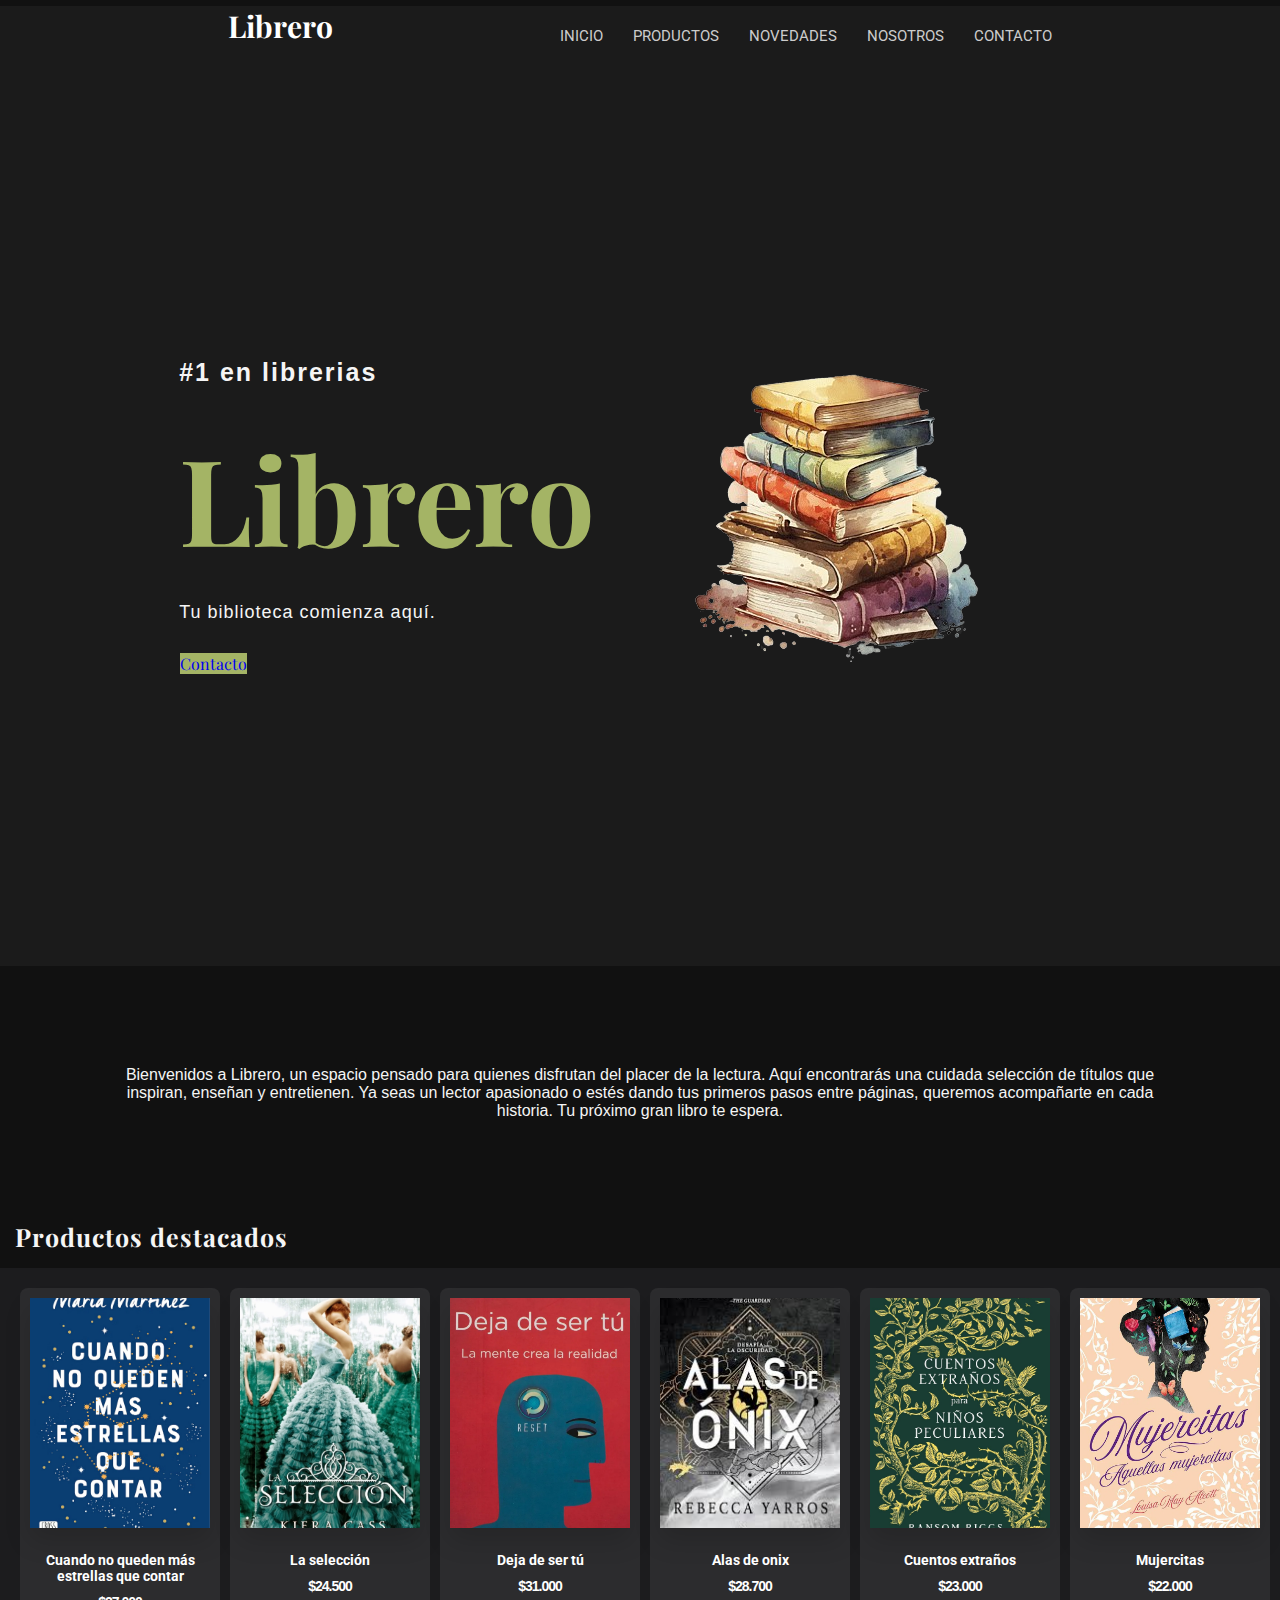
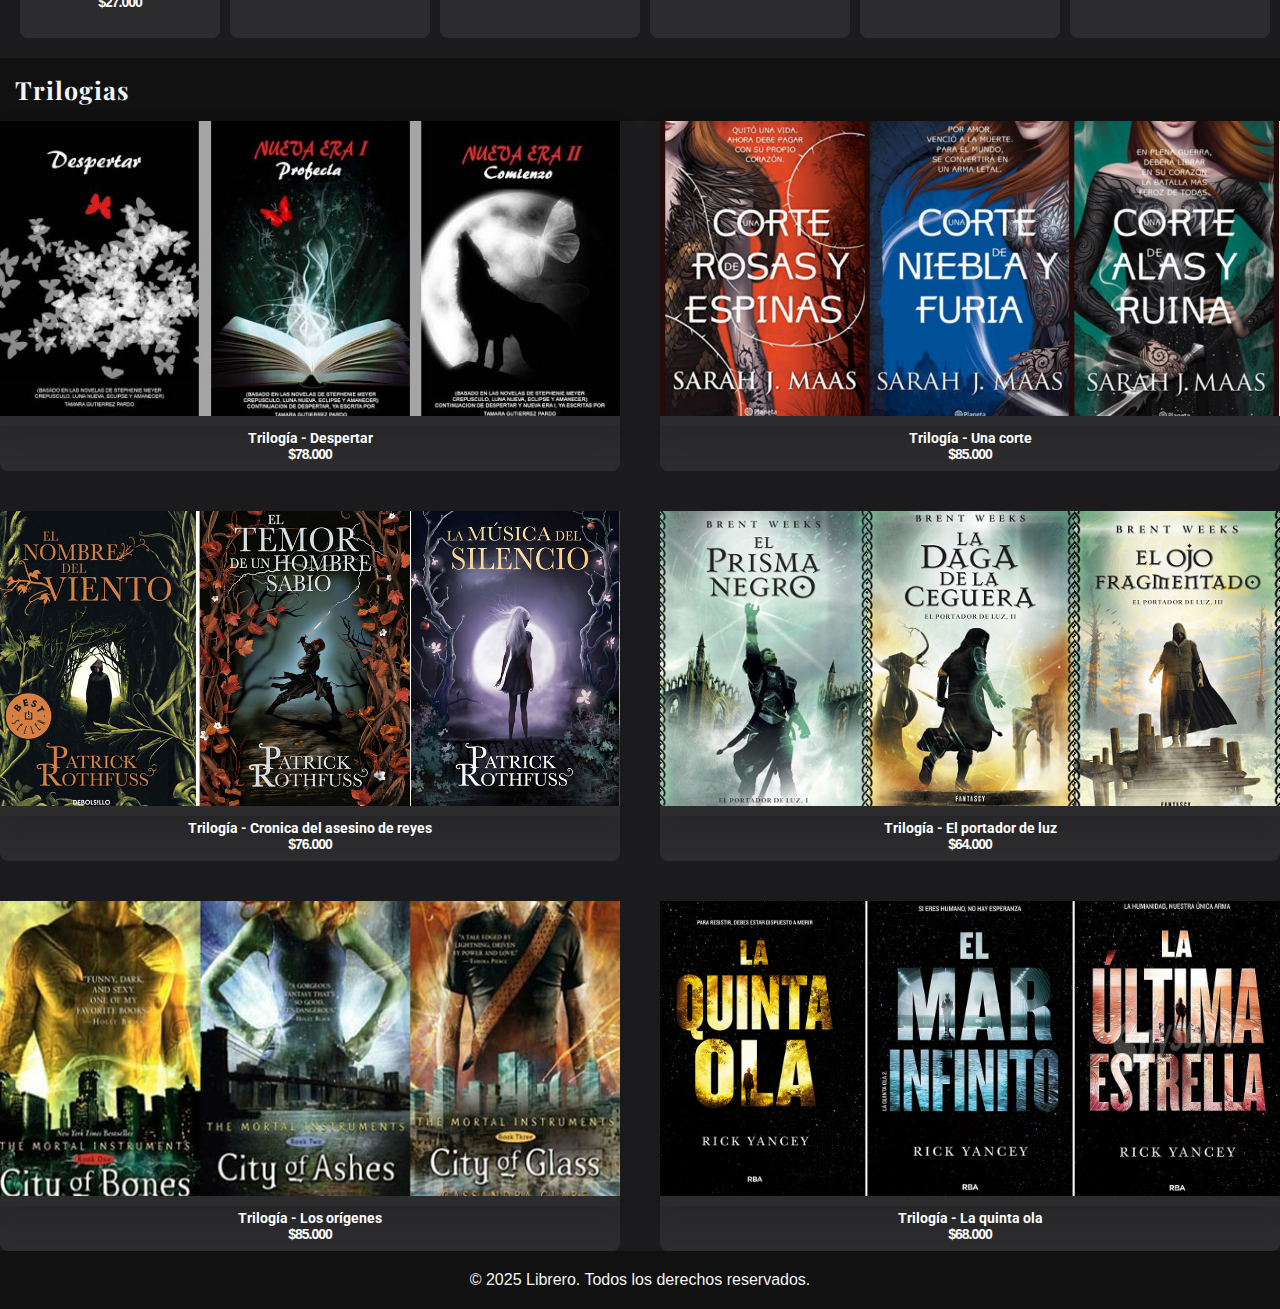
<file: index.html>
<!DOCTYPE html>
<html lang="es">
<head>
    <meta charset="UTF-8">
    <meta name="viewport" content="width=device-width, initial-scale=1.0">
    <meta name="description" content="Librería online con una cuidada selección de libros, trilogías y novedades literarias.">
    <meta name="keywords" content="libros, lectura, novelas, trilogías, librería, novedades, librero">
    <title>Librero</title>
    <link rel="stylesheet" href="css/style.css">
    <link rel="preconnect" href="https://fonts.googleapis.com">
    <link href="https://fonts.googleapis.com/css2?family=Playfair+Display:wght@500;700&family=Roboto&display=swap" rel="stylesheet">
</head>
<body>
    <header>
        <nav>
            <h1 class="logo">Librero</h1>
            <ul class="nav-links">
                <li><a href="index.html">Inicio</a></li>
                <li><a href="pages/productos.html">Productos</a></li>
                <li><a href="pages/novedades.html">Novedades</a></li>
                <li><a href="pages/nosotros.html">Nosotros</a></li>
                <li><a href="pages/contacto.html">Contacto</a></li>
            </ul>
        </nav>
    </header>
    <main> <!--PORTADA, UNA IMAGEN COMO FONDO CON EL TITULO POR ENCIMA-->
        <section class="main">
            <div class="main-titulo">
                <h5>#1 en librerias</h5>
                <h2>Librero</h2>
                <p>Tu biblioteca comienza aquí.</p>
                
                <div class="btn-intro">
                    <a href="pages/contacto.html" class="btn">Contacto</a>
                </div>
            </div>

            <div class="contenedor-img-intro">
                <img src="images/intro-removebg-preview.png" alt="libro-portada">
            </div>
        </section>
        <section class="bienvenida"> <!--INTRODUCCION DE BIENVENIDA AL CLIENTE-->
        <p>Bienvenidos a Librero, un espacio pensado para quienes disfrutan del placer de la lectura. Aquí encontrarás una cuidada selección de títulos que inspiran, enseñan y entretienen. Ya seas un lector apasionado o estés dando tus primeros pasos entre páginas, queremos acompañarte en cada historia. Tu próximo gran libro te espera.</p>
        </section>
        <h3 class="destacados-titulo">Productos destacados</h3>
        <section class="destacados-contenedor"> <!--CONTENEDOR DE PRODUCTOS DESTACADOS-->
            <div class="libro-destacados">
                <img src="images/libro-veintiocho.avif" alt="libro">
                <h4>Cuando no queden más estrellas que contar</h4>
                <p>$27.000</p>
            </div>
            <div class="libro-destacados">
                <img src="images/libro-veintiseis.jpg" alt="libro">
                <h4>La selección</h4>
                <p>$24.500</p>
            </div>
            <div class="libro-destacados">
                <img src="images/libro-veintisiete.webp" alt="libro">
                <h4>Deja de ser tú</h4>
                <p>$31.000</p>
            </div>
            <div class="libro-destacados">
                <img src="images/libro-veinticinco.jfif" alt="libro">
                <h4>Alas de onix</h4>
                <p>$28.700</p>
            </div>
            <div class="libro-destacados">
                <img src="images/libro-veintinue.jpg" alt="libro">
                <h4>Cuentos extraños</h4>
                <p>$23.000</p>
            </div>
            <div class="libro-destacados">
                <img src="images/libro-treinta.webp" alt="libro">
                <h4>Mujercitas</h4>
                <p>$22.000</p>
            </div>
        </section>
        <h3 class="trilogias-titulo">Trilogias</h3>
        <section class="trilogias-contenedor"> <!--CONTENEDOR DE TRILOGIAS-->
            <div class="libro-trilogias">
                <img src="images/trilogia-uno.jpg" alt="libro">
                <h4>Trilogía - Despertar</h4>
                <p>$78.000</p>
            </div>
            <div class="libro-trilogias">
                <img src="images/trilogia-dos.jpg" alt="libro">
                <h4>Trilogía - Una corte</h4>
                <p>$85.000</p>
            </div>
            <div class="libro-trilogias">
                <img src="images/trilogia-tres.jpg" alt="libro">
                <h4>Trilogía - Cronica del asesino de reyes</h4>
                <p>$76.000</p>
            </div>
            <div class="libro-trilogias">
                <img src="images/trilogia-cuatro.jpg" alt="libro">
                <h4>Trilogía - El portador de luz</h4>
                <p>$64.000</p>
            </div>
            <div class="libro-trilogias">
                <img src="images/trilogia-cinco.jpg" alt="libro">
                <h4>Trilogía - Los orígenes</h4>
                <p>$85.000</p>
            </div>
            <div class="libro-trilogias">
                <img src="images/trilogia-seis.jpg" alt="libro">
                <h4>Trilogía - La quinta ola</h4>
                <p>$68.000</p>
            </div>
        </section>
    </main>
    <footer class="contenedor-ft">
        <div class="footer-p">
        <p>© 2025 Librero. Todos los derechos reservados.</p>
    </div>
    </footer>
</body>
</html>
</file>
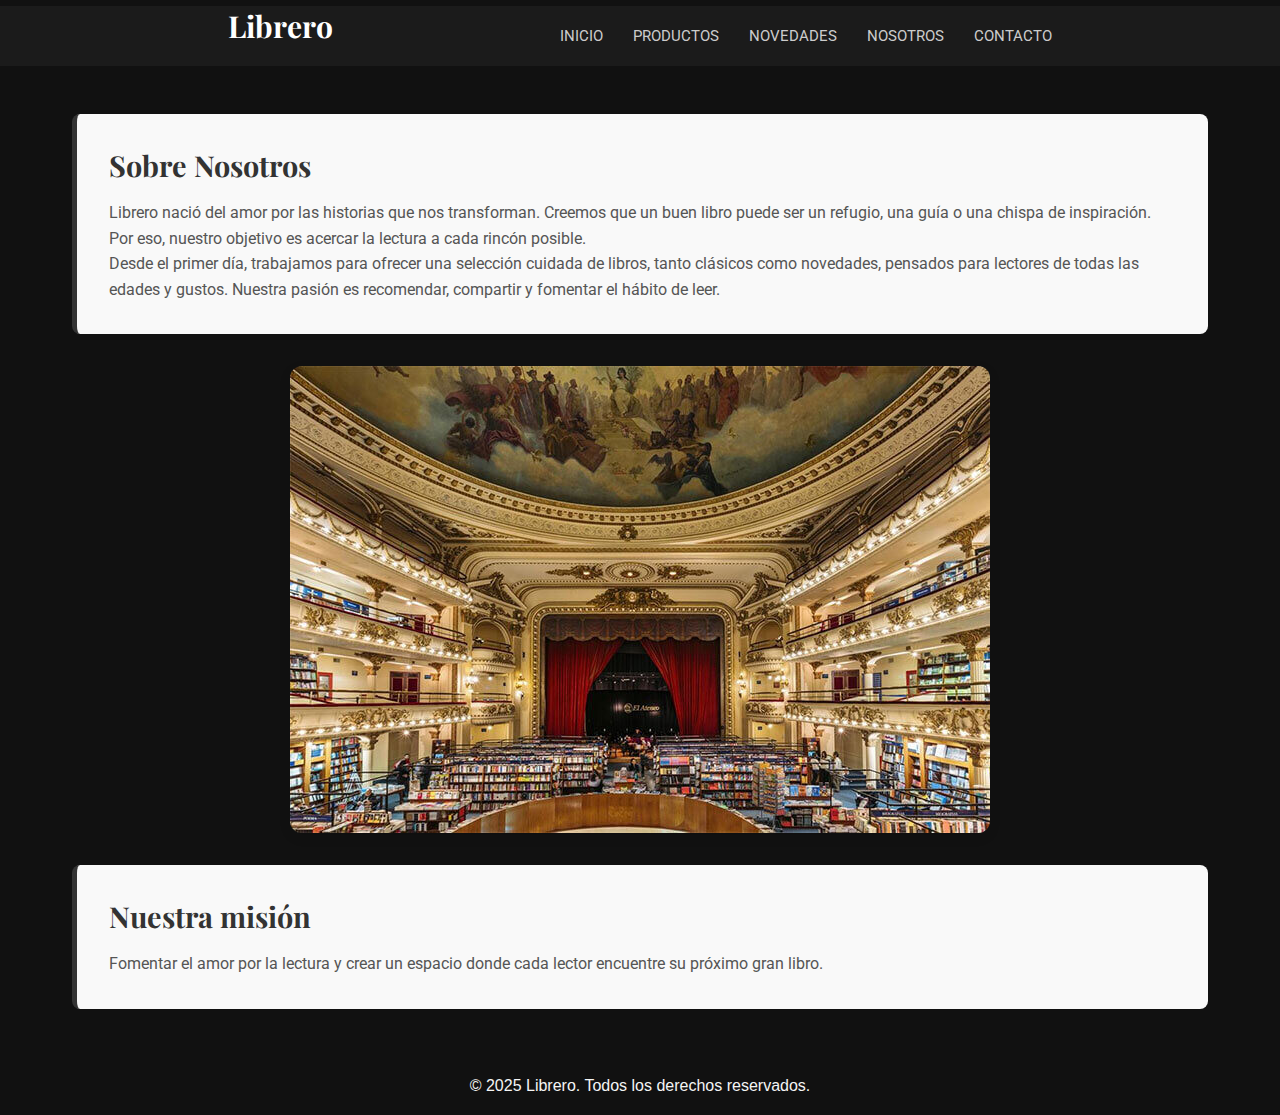
<file: pages/nosotros.html>
<!DOCTYPE html>
<html lang="es">
<head>
    <meta charset="UTF-8">
    <meta name="viewport" content="width=device-width, initial-scale=1.0">
    <meta name="description" content="Librería online con una cuidada selección de libros, trilogías y novedades literarias.">
    <meta name="keywords" content="libros, lectura, novelas, trilogías, librería, novedades, librero">
    <title>Librero</title>
    <link rel="stylesheet" href="../css/style.css">
    <link rel="preconnect" href="https://fonts.googleapis.com">
    <link href="https://fonts.googleapis.com/css2?family=Playfair+Display:wght@500;700&family=Roboto&display=swap" rel="stylesheet">
</head>
<body>
    <header>
        <nav>
            <h1 class="logo">Librero</h1>
            <ul class="nav-links">
                <li><a href="../index.html">Inicio</a></li>
                <li><a href="productos.html">Productos</a></li>
                <li><a href="novedades.html">Novedades</a></li>
                <li><a href="nosotros.html">Nosotros</a></li>
                <li><a href="contacto.html">Contacto</a></li>
            </ul>
        </nav>
    </header>
    <main class="contenedor-nosotros"> <!--CUENTO UN POCO SOBRE EL INICIO DE LA LIBRERIA Y SEPARO EN DOS PARRAFOS-->
        <section class="nosotros-texto">
            <h2>Sobre Nosotros</h2>
            <p>Librero nació del amor por las historias que nos transforman. Creemos que un buen libro puede ser un refugio, una guía o una chispa de inspiración. Por eso, nuestro objetivo es acercar la lectura a cada rincón posible.</p>
            
            <p>Desde el primer día, trabajamos para ofrecer una selección cuidada de libros, tanto clásicos como novedades, pensados para lectores de todas las edades y gustos. Nuestra pasión es recomendar, compartir y fomentar el hábito de leer.</p>
        </section>
        <section class="nosotros-img"> <!--COLOCO UNA IMAGEN A MODO ILUSTRATIVO DE LA LIBRERIA ATENEO, ES HERMOSA :')-->
            <img src="../images/libreria-ateneo.jpg" alt="Foto del local de Librero">
        </section>
        <section class="nosotros-texto"> <!--LA VISIÓN A CERCA DE LA LIBRERIA COMO RELLENO, YA NO SABÍA QUÉ MÁS PONERRRR-->
            <h3>Nuestra misión</h3>
            <p>Fomentar el amor por la lectura y crear un espacio donde cada lector encuentre su próximo gran libro.</p>
        </section>
    </main>
    <footer class="contenedor-ft">
        <div class="footer-p">
        <p>© 2025 Librero. Todos los derechos reservados.</p>
    </div>
    </footer>
</body>
</html>
</file>
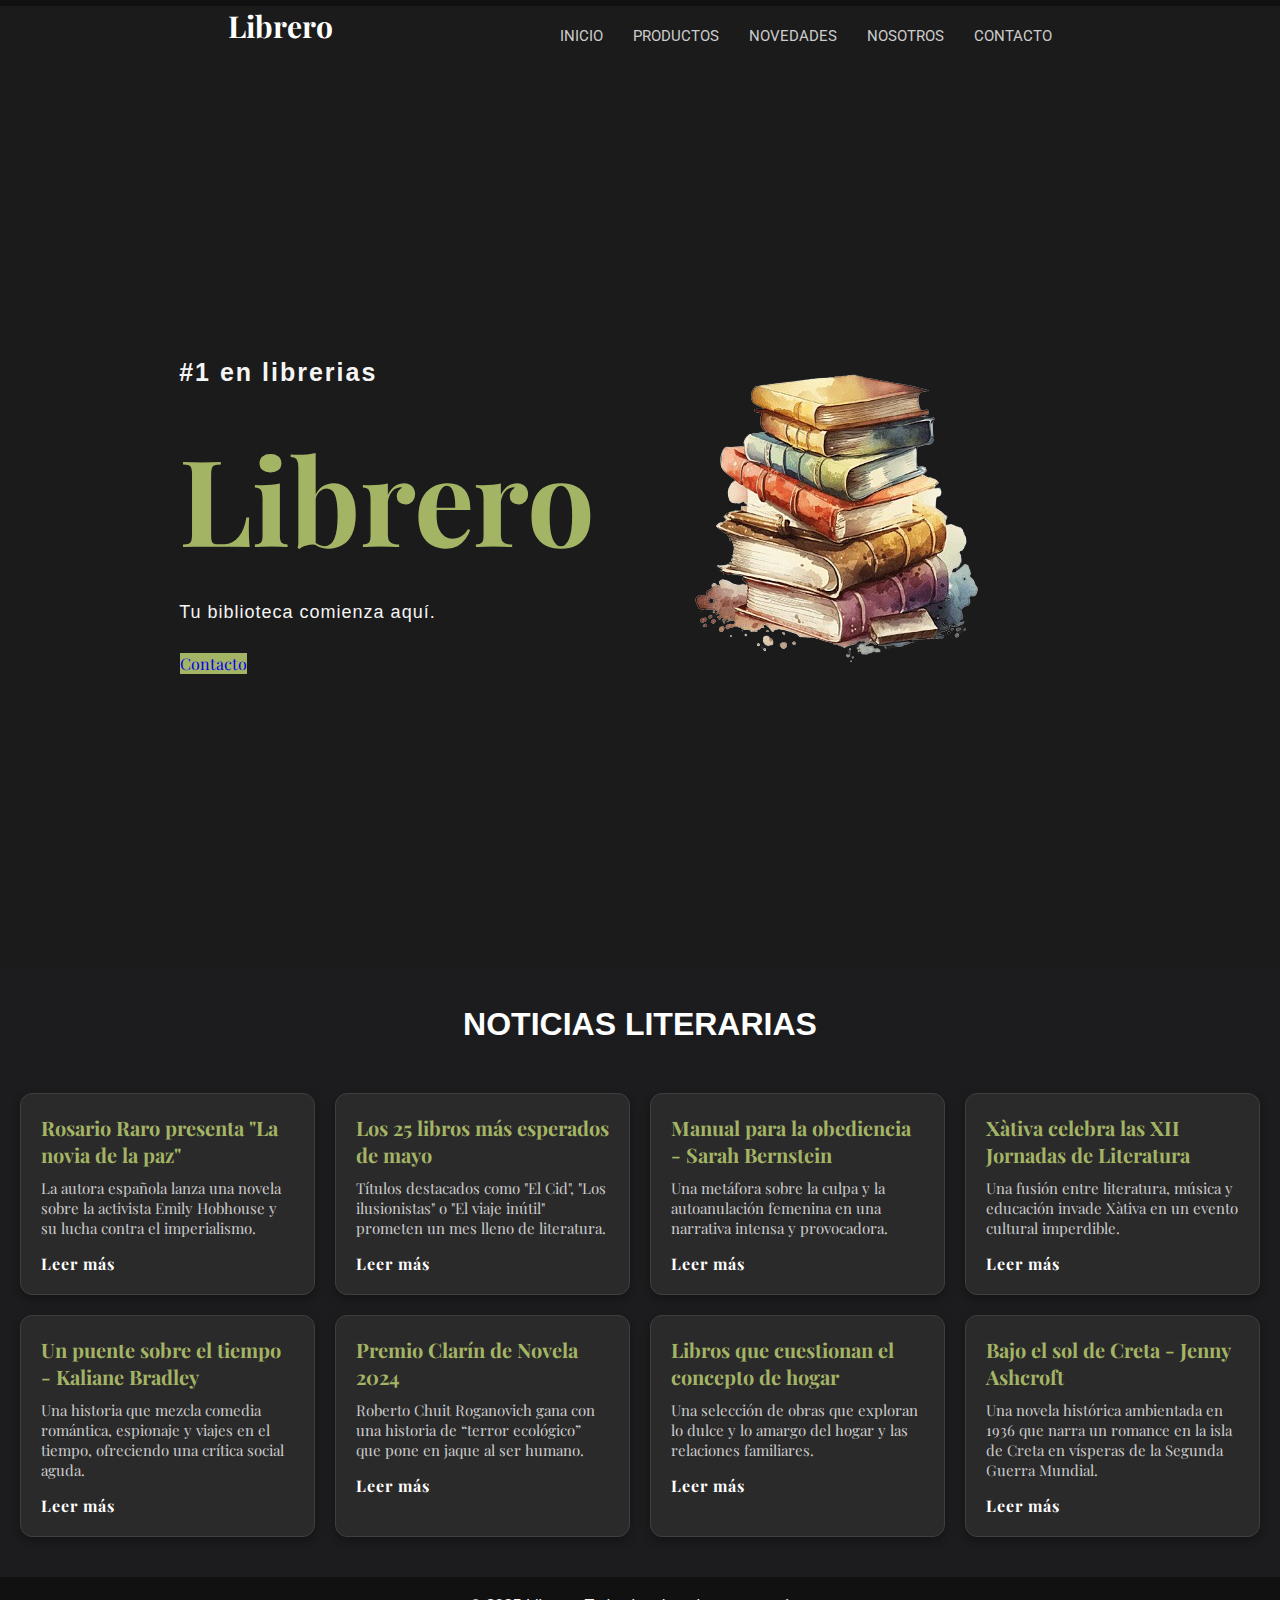
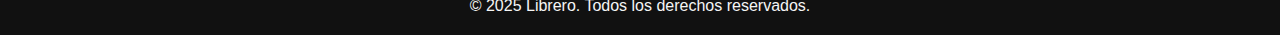
<file: pages/novedades.html>
<!DOCTYPE html>
<html lang="es">
<head>
    <meta charset="UTF-8">
    <meta name="viewport" content="width=device-width, initial-scale=1.0">
    <meta name="description" content="Librería online con una cuidada selección de libros, trilogías y novedades literarias.">
    <meta name="keywords" content="libros, lectura, novelas, trilogías, librería, novedades, librero">
    <title>Librero</title>
    <link rel="stylesheet" href="../css/style.css">
    <link rel="preconnect" href="https://fonts.googleapis.com">
    <link href="https://fonts.googleapis.com/css2?family=Playfair+Display:wght@500;700&family=Roboto&display=swap" rel="stylesheet">
</head>
<body>
    <header>
        <nav>
            <h1 class="logo">Librero</h1>
            <ul class="nav-links">
                <li><a href="../index.html">Inicio</a></li>
                <li><a href="productos.html">Productos</a></li>
                <li><a href="novedades.html">Novedades</a></li>
                <li><a href="nosotros.html">Nosotros</a></li>
                <li><a href="contacto.html">Contacto</a></li>
            </ul>
        </nav>
    </header>
    <main>
        <section class="main">
            <div class="main-titulo">
                <h5>#1 en librerias</h5>
                <h2>Librero</h2>
                <p>Tu biblioteca comienza aquí.</p>
                
                <div class="btn-intro">
                    <a href="contacto.html" class="btn">Contacto</a>
                </div>
            </div>

            <div class="contenedor-img-intro">
                <img src="../images/intro-removebg-preview.png" alt="libro-portada">
            </div>
        </section>
        <section class="noticias-contenedor">
            <h2 class="noticias-titulo">Noticias Literarias</h2>
            <div class="noticias-grid">
                <article class="noticia">
                    <h3>Rosario Raro presenta "La novia de la paz"</h3>
                    <p>La autora española lanza una novela sobre la activista Emily Hobhouse y su lucha contra el imperialismo.</p>
                    <a href="https://cadenaser.com/comunitat-valenciana/2025/05/01/rosario-raro-recupera-la-figura-de-emily-hobhouse-en-su-nueva-novela-la-novia-de-la-paz-radio-valencia/?utm_source=chatgpt.com" target="_blank">Leer más</a>
                </article>
                <article class="noticia">
                    <h3>Los 25 libros más esperados de mayo</h3>
                    <p>Títulos destacados como "El Cid", "Los ilusionistas" o "El viaje inútil" prometen un mes lleno de literatura.</p>
                    <a href="https://elpais.com/babelia/2025-05-02/los-25-libros-mas-esperados-de-mayo.html?utm_source=chatgpt.com" target="_blank">Leer más</a>
                </article>
                <article class="noticia">
                    <h3>Manual para la obediencia - Sarah Bernstein</h3>
                    <p>Una metáfora sobre la culpa y la autoanulación femenina en una narrativa intensa y provocadora.</p>
                    <a href="https://elpais.com/babelia/2025-05-03/los-clasicos-del-siglo-xix-en-la-novela-de-guelbenzu-panama-de-nuevo-en-el-ojo-del-huracan-la-excelencia-de-la-arquitectura-japonesa-y-otros-libros-de-la-semana.html" target="_blank">Leer más</a>
                  </article>
                  
                <article class="noticia">
                    <h3>Xàtiva celebra las XII Jornadas de Literatura</h3>
                    <p>Una fusión entre literatura, música y educación invade Xàtiva en un evento cultural imperdible.</p>
                    <a href="https://cadenaser.com/comunitat-valenciana/2025/05/03/literatura-profesorado-y-musica-toman-xativa-en-un-fin-de-semana-de-cultura-y-territorio-radio-xativa/?utm_source=chatgpt.com" target="_blank">Leer más</a>
                </article>
                <article class="noticia">
                    <h3>Un puente sobre el tiempo - Kaliane Bradley</h3>
                    <p>Una historia que mezcla comedia romántica, espionaje y viajes en el tiempo, ofreciendo una crítica social aguda.</p>
                    <a href="https://cadenaser.com/galicia/2025/05/02/maios-e-desmaios-un-libro-primaveral-y-lleno-de-colorido-radio-ourense/" target="_blank">Leer más</a>
                  </article>
                <article class="noticia">
                    <h3>Premio Clarín de Novela 2024</h3>
                    <p>Roberto Chuit Roganovich gana con una historia de “terror ecológico” que pone en jaque al ser humano.</p>
                    <a href="https://es.wikipedia.org/wiki/Roberto_Chuit_Roganovich?utm_source=chatgpt.com" target="_blank">Leer más</a>
                </article>
                <article class="noticia">
                    <h3>Libros que cuestionan el concepto de hogar</h3>
                    <p>Una selección de obras que exploran lo dulce y lo amargo del hogar y las relaciones familiares.</p>
                    <a href="https://elpais.com/mamas-papas/actualidad/2025-05-03/10-libros-que-recuerdan-que-los-hogares-pueden-ser-refugio-pero-tambien-un-espacio-de-dolor-y-conflicto.html?utm_source=chatgpt.com" target="_blank">Leer más</a>
                </article>
                <article class="noticia">
                    <h3>Bajo el sol de Creta - Jenny Ashcroft</h3>
                    <p>Una novela histórica ambientada en 1936 que narra un romance en la isla de Creta en vísperas de la Segunda Guerra Mundial.</p>
                    <a href="https://escaparateliterario.com/novedades-editoriales-mayo-de-2025-novela-historica/" target="_blank">Leer más</a>
                  </article>
            </div>
        </section>
    </main>
    <footer class="contenedor-ft">
        <div class="footer-p">
        <p>© 2025 Librero. Todos los derechos reservados.</p>
    </div>
    </footer>
</body>
</html>
</file>
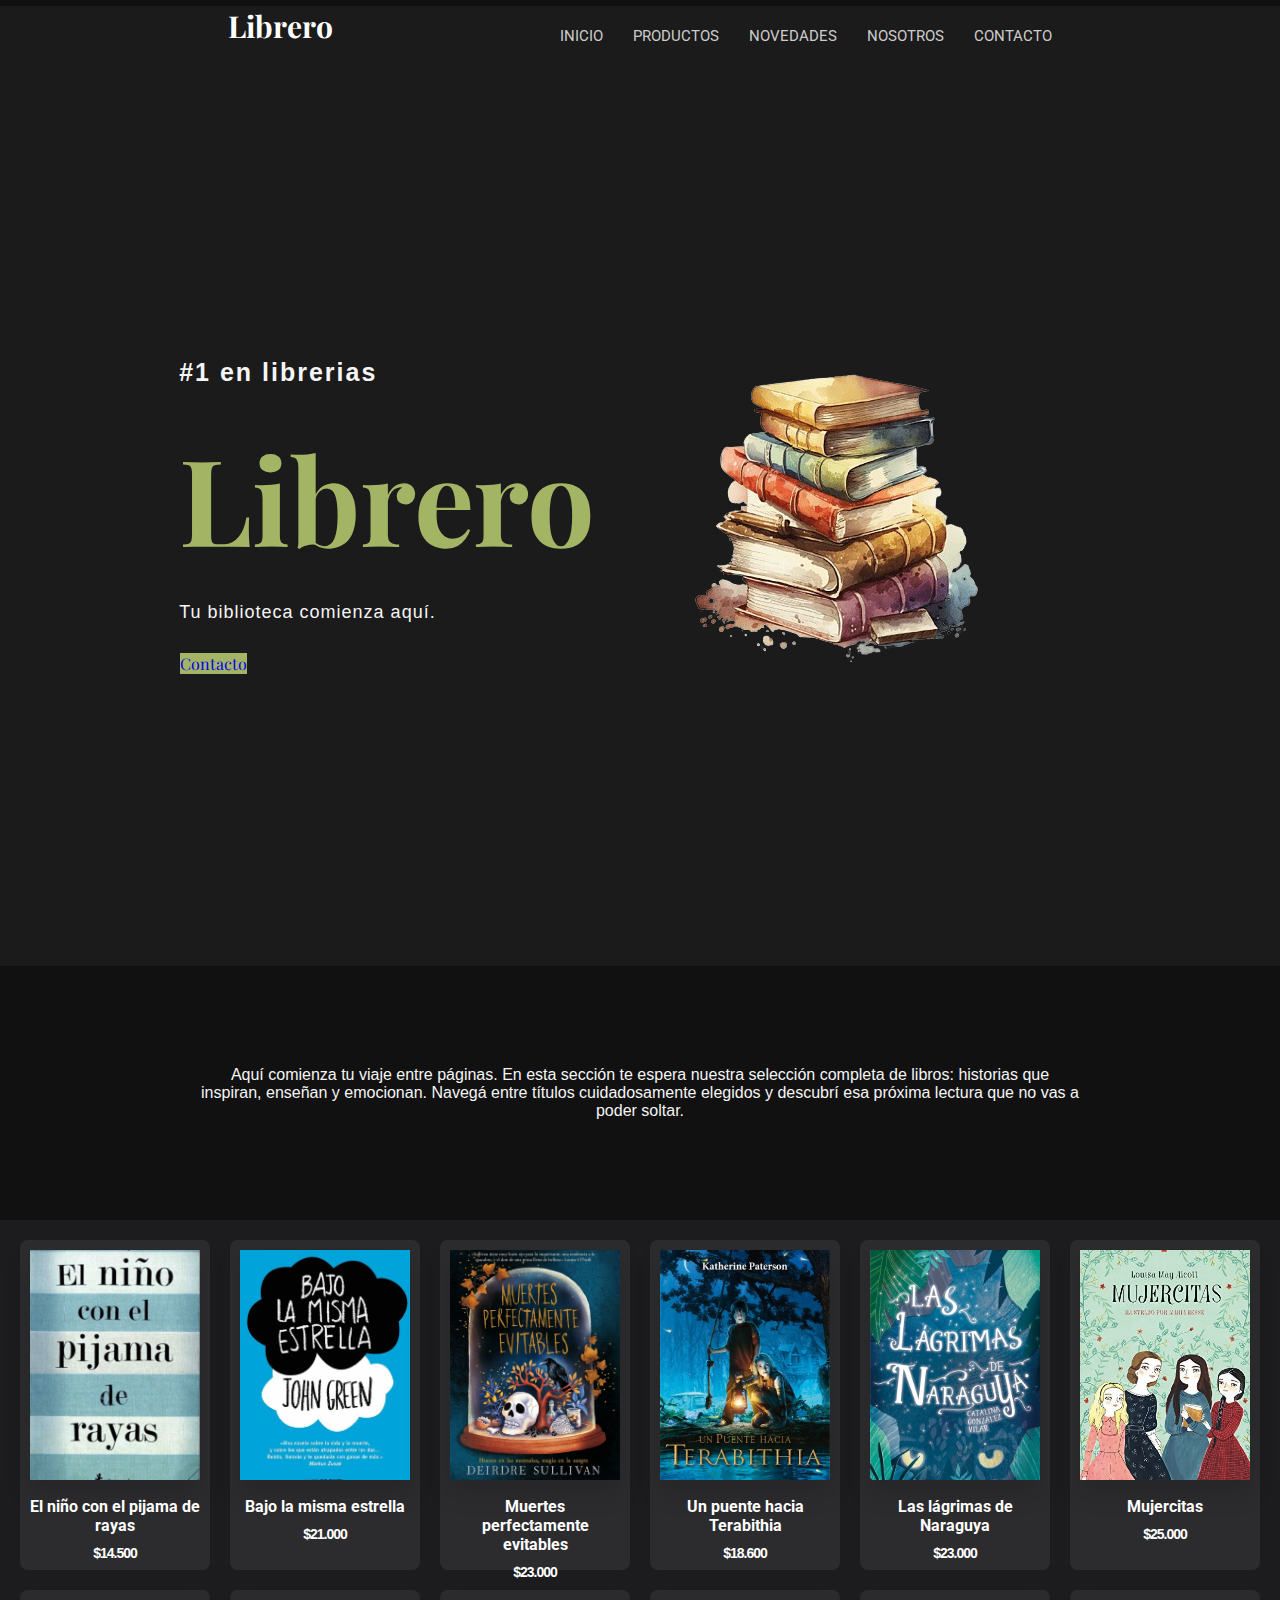
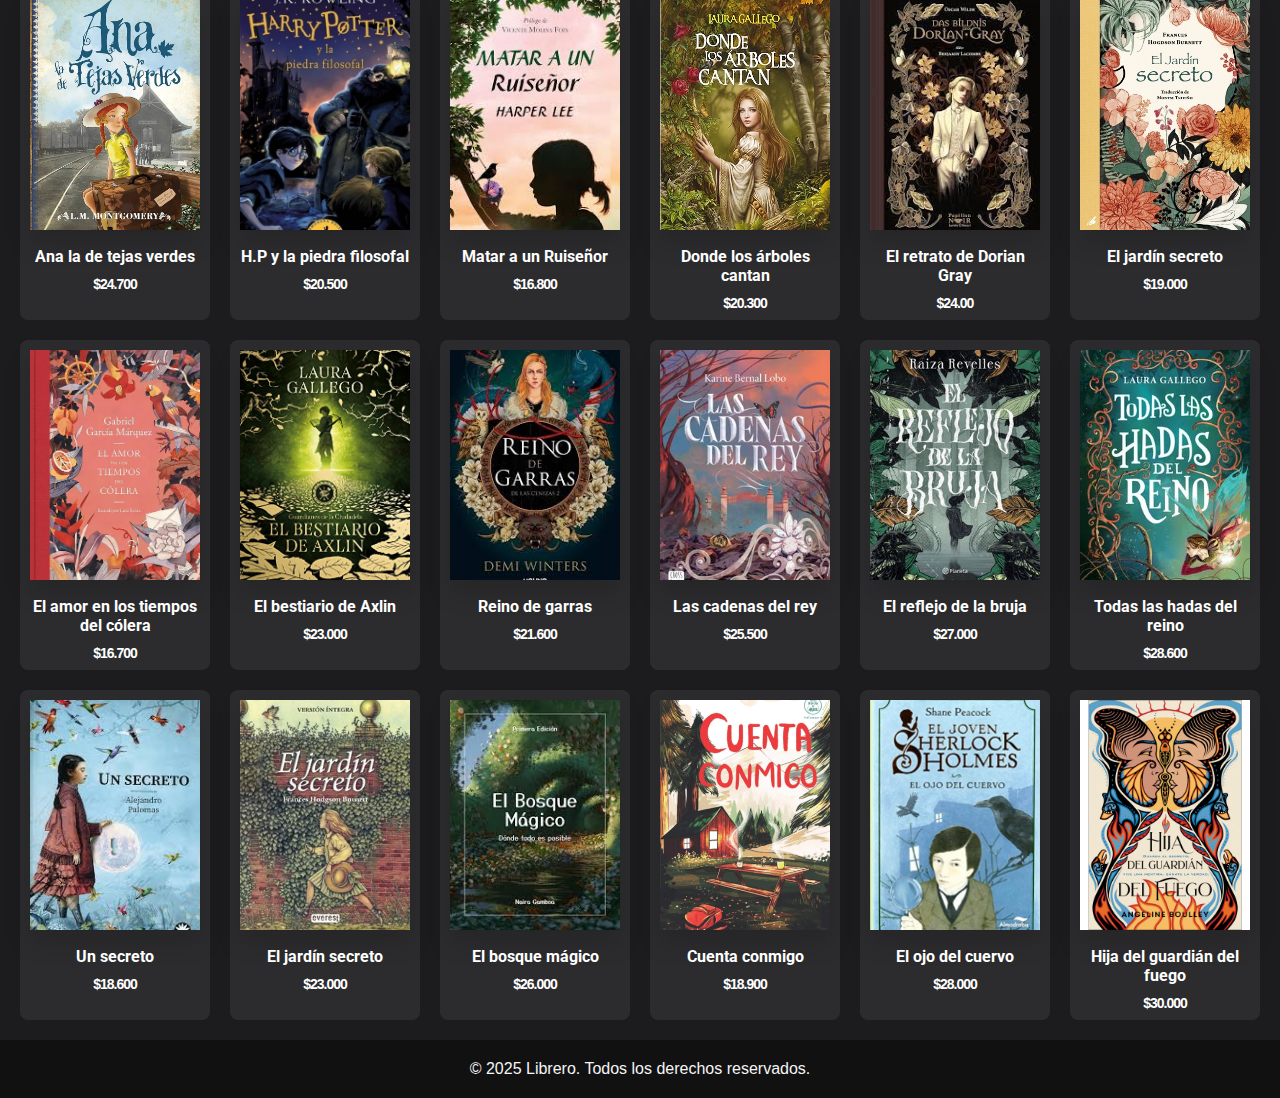
<file: pages/productos.html>
<!DOCTYPE html>
<html lang="es">
<head>
    <meta charset="UTF-8">
    <meta name="viewport" content="width=device-width, initial-scale=1.0">
    <meta name="description" content="Librería online con una cuidada selección de libros, trilogías y novedades literarias.">
    <meta name="keywords" content="libros, lectura, novelas, trilogías, librería, novedades, librero">
    <title>Librero</title>
    <link rel="stylesheet" href="../css/style.css">
    <link rel="preconnect" href="https://fonts.googleapis.com">
    <link href="https://fonts.googleapis.com/css2?family=Playfair+Display:wght@500;700&family=Roboto&display=swap" rel="stylesheet">
</head>
<body>
    <header>
        <nav>
            <h1 class="logo">Librero</h1>
            <ul class="nav-links">
                <li><a href="../index.html">Inicio</a></li>
                <li><a href="productos.html">Productos</a></li>
                <li><a href="novedades.html">Novedades</a></li>
                <li><a href="nosotros.html">Nosotros</a></li>
                <li><a href="contacto.html">Contacto</a></li>
            </ul>
        </nav>
    </header>
    <main>
        <section class="main">
            <div class="main-titulo">
                <h5>#1 en librerias</h5>
                <h2>Librero</h2>
                <p>Tu biblioteca comienza aquí.</p>
                
                <div class="btn-intro">
                    <a href="contacto.html" class="btn">Contacto</a>
                </div>
            </div>

            <div class="contenedor-img-intro">
                <img src="../images/intro-removebg-preview.png" alt="libro-portada">
            </div>
        </section>
        <section class="intro-productos">
        <p>Aquí comienza tu viaje entre páginas. En esta sección te espera nuestra selección completa de libros: historias que inspiran, enseñan y emocionan. Navegá entre títulos cuidadosamente elegidos y descubrí esa próxima lectura que no vas a poder soltar.</p>
        </section>
        <section class="libro-seleccion"> <!--CONTENEDOR AMPLIO DE LIBROS A ELEGIR-->
            <div class="libro">
                <img src="../images/libro-uno.jpg" alt="libro">
                <h4>El niño con el pijama de rayas</h4>
                <p>$14.500</p>
            </div >
            <div class="libro">
                <img src="../images/libro-dos.webp" alt="libro">
                <h4>Bajo la misma estrella</h4>
                <p>$21.000</p>
            </div>
            <div class="libro">
                <img src="../images/libro-tres.jpg" alt="libro">
                <h4>Muertes perfectamente evitables</h4>
                <p>$23.000</p>
            </div>
            <div class="libro">
                <img src="../images/libro-cuatro.jpg" alt="libro">
                <h4>Un puente hacia Terabithia</h4>
                <p>$18.600</p>
            </div>
            <div class="libro">
                <img src="../images/libro-cinco.jpg" alt="libro">
                <h4>Las lágrimas de Naraguya</h4>
                <p>$23.000</p>
            </div>
            <div class="libro">
                <img src="../images/libro-seis.jpg" alt="libro">
                <h4>Mujercitas</h4>
                <p>$25.000</p>
            </div>
            <div class="libro">
                <img src="../images/libro-siete.jpg" alt="libro">
                <h4>Ana la de tejas verdes</h4>
                <p>$24.700</p>
            </div>
            <div class="libro">
                <img src="../images/libro-ocho.jpg" alt="libro">
                <h4>H.P y la piedra filosofal</h4>
                <p>$20.500</p>
            </div>
            <div class="libro">
                <img src="../images/libro-nueve.jfif" alt="libro">
                <h4>Matar a un Ruiseñor</h4>
                <p>$16.800</p>
            </div>
            <div class="libro">
                <img src="../images/libro-diez.jpg" alt="libro">
                <h4>Donde los árboles cantan</h4>
                <p>$20.300</p>
            </div>
            <div class="libro">
                <img src="../images/libro-once.jfif" alt="libro">
                <h4>El retrato de Dorian Gray</h4>
                <p>$24.00</p>
            </div>
            <div class="libro">
                <img src="../images/libro-doce.jpg" alt="libro">
                <h4>El jardín secreto</h4>
                <p>$19.000</p>
            </div>
            <div class="libro">
                <img src="../images/libro-trece.webp" alt="libro">
                <h4>El amor en los tiempos del cólera</h4>
                <p>$16.700</p>
            </div>
            <div class="libro">
                <img src="../images/libro-catorce.jfif" alt="libro">
                <h4>El bestiario de Axlin</h4>
                <p>$23.000</p>
            </div>
            <div class="libro">
                <img src="../images/libro-quince.jfif" alt="libro">
                <h4>Reino de garras</h4>
                <p>$21.600</p>
            </div>
            <div class="libro">
                <img src="../images/libro-dieciseis.avif" alt="libro">
                <h4>Las cadenas del rey</h4>
                <p>$25.500</p>
            </div>
            <div class="libro">
                <img src="../images/libro-diecisiete.avif" alt="libro">
                <h4>El reflejo de la bruja</h4>
                <p>$27.000</p>
            </div>
            <div class="libro">
                <img src="../images/libro-dieciocho.jpg" alt="libro">
                <h4>Todas las hadas del reino</h4>
                <p>$28.600</p>
            </div>
            <div class="libro">
                <img src="../images/libro-diecinueve.jfif" alt="libro">
                <h4>Un secreto</h4>
                <p>$18.600</p>
            </div>
            <div class="libro">
                <img src="../images/libro-veinte.jpg" alt="libro">
                <h4>El jardín secreto</h4>
                <p>$23.000</p>
            </div>
            <div class="libro">
                <img src="../images/libro-veintiuno.jfif" alt="libro">
                <h4>El bosque mágico</h4>
                <p>$26.000</p>
            </div>
            <div class="libro">
                <img src="../images/libro-veintidos.jpg" alt="libro">
                <h4>Cuenta conmigo</h4>
                <p>$18.900</p>
            </div>
            <div class="libro">
                <img src="../images/libro-veintitres.jpg" alt="libro">
                <h4>El ojo del cuervo</h4>
                <p>$28.000</p>
            </div>
            <div class="libro">
                <img src="../images/libro-veinticuatro.webp" alt="libro">
                <h4>Hija del guardián del fuego</h4>
                <p>$30.000</p>
            </div>
        </section>
    </main>
    <footer class="contenedor-ft">
        <div class="footer-p">
        <p>© 2025 Librero. Todos los derechos reservados.</p>
    </div>
    </footer>
</body>
</html>
</file>
<file: css/style.css>
@charset "UTF-8";
/*VARIABLES*/
/*MAQUETA PARA REUTILIZAR*/
body .trilogias-titulo,
body .destacados-titulo {
  font-family: "Playfair Display", serif;
  font-size: 25px;
  letter-spacing: 1px;
  margin: 15px;
}

* {
  margin: 0;
  padding: 0;
  box-sizing: border-box;
}

body {
  font-family: "Inter", sans-serif;
  background-color: #111;
  color: #f5f5f5;
}
body header {
  background-color: #1b1b1b;
}
body header nav {
  display: flex;
  justify-content: space-evenly;
  align-items: center;
  margin-top: 6px;
}
body header nav .logo {
  font-family: "Playfair Display", serif;
  font-size: 30px;
  color: #fff;
  margin-bottom: 20px;
}
body header nav .nav-links {
  display: flex;
  list-style: none;
  gap: 30px;
}
body header nav .nav-links a {
  font-family: "Roboto", sans-serif;
  text-decoration: none;
  color: #ccc;
  font-size: 15px;
  text-transform: uppercase;
}
body header nav .nav-links a:hover {
  color: #A4B465;
  transition: all 0.5s ease;
}
body .main { /*CREO DOS COLUMNAS CON GRID, EN UNA UBICO EL TITULO CON UN PARRAFO Y UN BOTON QUE DIRIGE A LA PAGINA DE CONTACTO,
                 POR OTRO LADO UBICO LA IMAGEN*/
  padding: 0 14%;
  width: 100%;
  height: 100vh;
  background-color: #1b1b1b;
  display: grid;
  grid-template-columns: repeat(2, 1fr);
  grid-template-areas: "titulo imagen";
  align-items: center;
  gap: 2rem;
}
body .main .main-titulo {
  grid-area: titulo;
}
body .main .main-titulo h5 {
  font-size: 25px;
  letter-spacing: 2px;
  margin-bottom: 30px;
}
body .main .main-titulo h2 {
  color: #A4B465;
  text-shadow: #555;
  font-size: 120px;
  margin-bottom: 25px;
  font-family: "Playfair Display", serif;
}
body .main .main-titulo p {
  font-size: 18px;
  margin-bottom: 30px;
  letter-spacing: 1px;
}
body .main .main-titulo .btn-intro {
  width: 150px;
}
body .main .main-titulo .btn-intro .btn {
  background-color: #A4B465;
  border: 1px solid #1b1b1b;
  text-decoration: none;
  font-family: "Playfair Display", serif;
  transition: all 0.5s ease;
}
body .main .main-titulo .btn-intro .btn:hover {
  background-color: transparent;
  color: #A4B465;
  border: 1px solid #A4B465;
  transform: scale(1.1);
}
body .main .contenedor-img-intro {
  grid-area: imagen;
  width: 100%;
  height: auto;
}
body .bienvenida p {
  font-size: 1em;
  margin: 100px;
  justify-content: center;
  text-align: center;
}
body .destacados-contenedor {
  display: grid;
  grid-template-columns: repeat(6, 1fr);
  padding: 20px;
  background-color: #1c1c1e;
  gap: 10px;
}
body .destacados-contenedor .libro-destacados {
  background: #2c2c2e;
  text-align: center;
  color: #111;
  padding: 10px;
  border-radius: 8px;
  height: 350px;
}
body .destacados-contenedor .libro-destacados img {
  width: 180px;
  height: 230px;
  object-fit: cover;
  box-shadow: 0 12px 24px rgba(0, 0, 0, 0.15);
  margin-bottom: 10px;
}
body .destacados-contenedor .libro-destacados h4 {
  font-family: "Roboto", sans-serif;
  font-size: 14px;
  color: #ffffff;
  margin-top: 10px;
}
body .destacados-contenedor .libro-destacados p {
  color: #ffffff;
  font-weight: bold;
  letter-spacing: -1px;
  margin-top: 10px;
  font-size: 14px;
}
body .trilogias-contenedor {
  display: grid;
  grid-template-columns: repeat(2, 1fr);
  background-color: #1c1c1e;
  gap: 40px;
}
body .trilogias-contenedor .libro-trilogias {
  background: #2c2c2e;
  text-align: center;
  color: #111;
  padding-bottom: 45px;
  border-radius: 8px;
  height: 350px;
}
body .trilogias-contenedor .libro-trilogias img {
  width: 100%;
  height: 100%;
  object-fit: cover;
  box-shadow: 0 12px 24px rgba(0, 0, 0, 0.15);
  padding-bottom: 10px;
}
body .trilogias-contenedor .libro-trilogias h4 {
  font-family: "Roboto", sans-serif;
  font-size: 14px;
  color: #ffffff;
}
body .trilogias-contenedor .libro-trilogias p {
  color: #ffffff;
  font-weight: bold;
  letter-spacing: -1px;
  font-size: 14px;
}

/*APARTADO PRODUCTOS*/
.intro-productos {
  max-width: 1200px;
  font-size: 1em;
  margin: 100px;
  justify-content: center;
  text-align: center;
}
.intro-productos p {
  max-width: 1200px;
  font-size: 1em;
  margin: 100px;
  justify-content: center;
  text-align: center;
}

.libro-seleccion { /*CREO 6 COLUMNAS POR FILA Y UBICO LAS IMAGENES A MODO DE BIBLIOTECA*/
  display: grid;
  grid-template-columns: repeat(6, 1fr);
  padding: 20px;
  background-color: #1c1c1e;
  gap: 20px;
}
.libro-seleccion .libro { /*DISEÑO DE LA CAJA QUE CONTIENE LOS LIBROS*/
  background: #2c2c2e;
  text-align: center;
  color: #111;
  padding: 10px;
  border-radius: 8px;
  height: 330px;
}
.libro-seleccion .libro img {
  width: 100%;
  height: 230px;
  object-fit: cover;
  box-shadow: 0 12px 24px rgba(0, 0, 0, 0.15);
  margin-bottom: 10px;
}
.libro-seleccion .libro h4 {
  font-family: "Roboto", sans-serif;
  font-size: 14;
  color: #ffffff;
  margin-top: 3px;
}
.libro-seleccion .libro p {
  color: #ffffff;
  font-weight: bold;
  letter-spacing: -1px;
  margin-top: 10px;
  font-size: 14px;
}

/*APARTADO NOVEDADES*/
.noticias-contenedor {
  padding: 40px 20px;
  background-color: #1c1c1e;
  color: #f1f1f1;
}
.noticias-contenedor .noticias-titulo {
  font-size: 32px;
  text-align: center;
  margin-bottom: 50px;
  color: #ffffff;
  text-transform: uppercase;
}
.noticias-contenedor .noticias-grid {
  display: grid;
  grid-template-columns: repeat(auto-fit, minmax(280px, 1fr));
  gap: 20px;
  font-family: "Playfair Display", serif;
}
.noticias-contenedor .noticias-grid .noticia {
  background-color: #2a2a2a;
  border: 1px solid #3e3e3e;
  padding: 20px;
  border-radius: 12px;
  box-shadow: 0 4px 10px rgba(0, 0, 0, 0.3);
}
.noticias-contenedor .noticias-grid .noticia h3 {
  font-size: 20px;
  color: #A4B465;
  margin-bottom: 10px;
}
.noticias-contenedor .noticias-grid .noticia p {
  font-size: 15px;
  color: #ccc;
  margin-bottom: 15px;
}
.noticias-contenedor .noticias-grid .noticia a {
  letter-spacing: 1px;
  text-decoration: none;
  color: #ffffff;
  font-weight: bold;
  transition: all 0.5s ease;
  display: inline-block;
}
.noticias-contenedor .noticias-grid .noticia a:hover {
  color: #A4B465;
  transform: scale(1.1);
}

/*APARTADO NOSOTROS*/
.contenedor-nosotros {
  max-width: 1200px;
  margin: 0 auto;
  padding: 3rem 2rem;
  display: flex;
  flex-direction: column;
  gap: 2rem;
  font-family: "Roboto", sans-serif;
}
.contenedor-nosotros .nosotros-texto {
  background-color: #f9f9f9;
  padding: 2rem;
  border-left: 5px solid #333;
  border-radius: 8px;
}
.contenedor-nosotros .nosotros-texto h2 {
  font-family: "Playfair Display", serif;
  font-size: 1.8rem;
  margin-bottom: 1rem;
  color: #333;
}
.contenedor-nosotros .nosotros-texto h3 {
  font-family: "Playfair Display", serif;
  font-size: 1.8rem;
  margin-bottom: 1rem;
  color: #333;
}
.contenedor-nosotros .nosotros-texto p {
  font-size: 1rem;
  line-height: 1.6;
  color: #555;
}
.contenedor-nosotros .nosotros-img {
  display: flex;
  justify-content: center;
}
.contenedor-nosotros .nosotros-img img {
  width: 100%;
  max-width: 700px;
  border-radius: 12px;
  box-shadow: 0 4px 12px rgba(0, 0, 0, 0.1);
}

/*APARTADO CONTACTO*/
.contacto {
  display: flex;
  flex-wrap: wrap;
  gap: 2rem;
  justify-content: center;
  align-items: flex-start;
  padding: 3rem 2rem;
  background-color: #fefefe;
  max-width: 1200px;
  margin: 0 auto;
}
.contacto .contacto-texto {
  flex: 1 1 300px;
  display: flex;
  flex-direction: column;
  justify-content: space-between;
  height: 400px;
  font-family: "Roboto", sans-serif;
}
.contacto .contacto-texto h2 {
  font-family: "Playfair Display", serif;
  font-size: 2rem;
  margin-bottom: 1rem;
  color: #333;
}
.contacto .contacto-texto p {
  font-size: 1rem;
  line-height: 1.5;
  color: #555;
}
.contacto .contacto-texto .iconos-contacto {
  display: flex;
  gap: 10px;
  margin-top: auto;
}
.contacto .contacto-texto .iconos-contacto a {
  text-decoration: none;
  color: #A4B465;
  font-size: 40px;
}
.contacto .formulario {
  flex: 1 1 300px;
  display: flex;
  flex-direction: column;
  gap: 1rem;
  font-family: "Roboto", sans-serif;
}
.contacto .formulario label {
  font-weight: 500;
  color: #333;
}
.contacto .formulario textarea {
  width: 100%;
  padding: 0.8rem;
  border: 1px solid #A4B465;
  border-radius: 8px;
  font-size: 1rem;
}
.contacto .formulario input {
  width: 100%;
  padding: 0.8rem;
  border: 1px solid #A4B465;
  border-radius: 8px;
  font-size: 1rem;
}
.contacto .formulario button {
  padding: 0.8rem;
  background-color: #A4B465;
  color: #fff;
  border: none;
  border-radius: 8px;
  font-size: 1rem;
  cursor: pointer;
  transition: background-color 0.3s ease;
}
.contacto .formulario button:hover {
  background-color: #555;
}

/*FOOTER*/
.contenedor-ft {
  height: 30%;
  width: 100%;
  margin: 20px 0;
}

.footer-p {
  text-align: center;
}

/*# sourceMappingURL=style.css.map */
</file>
